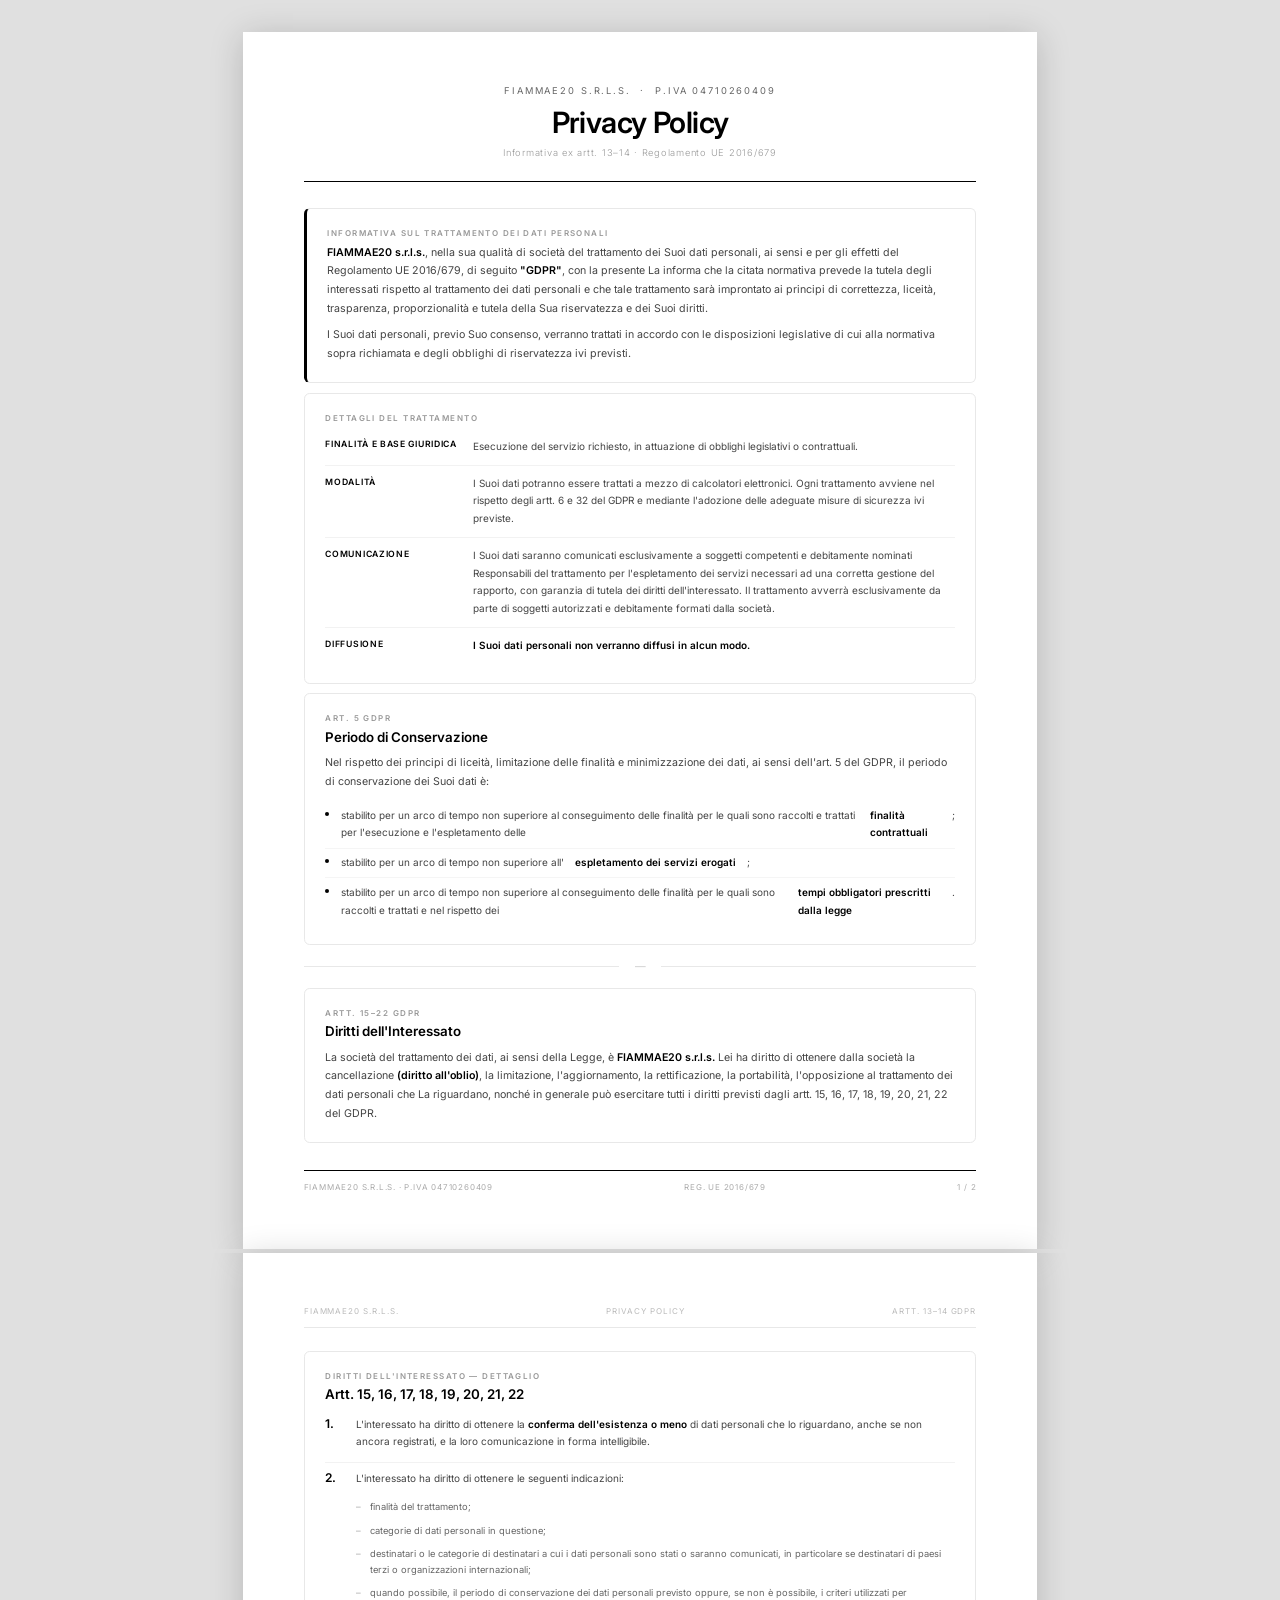
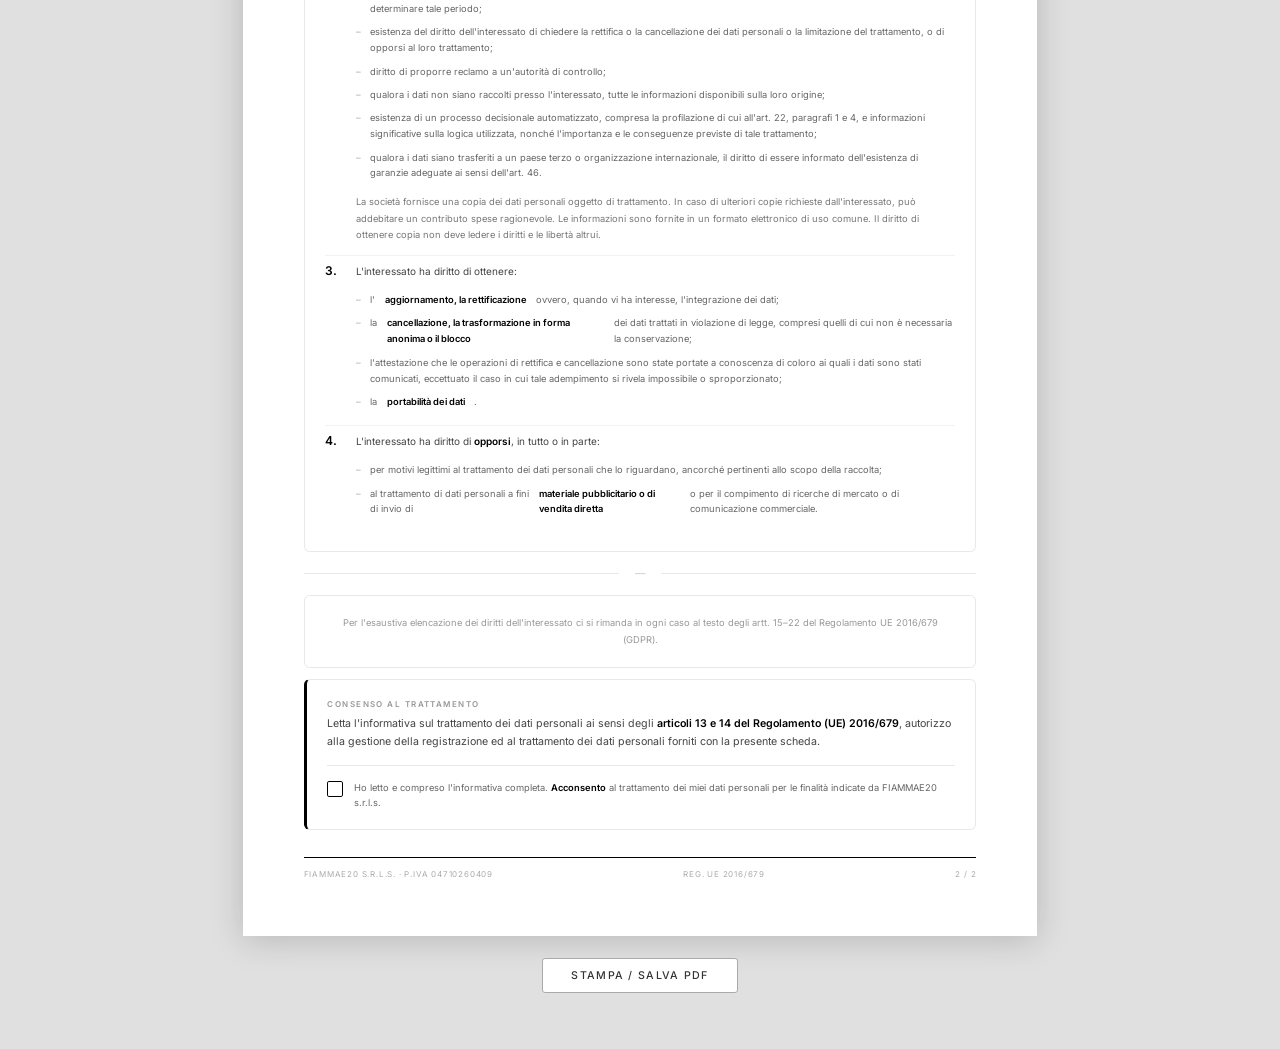
<file: privacy.html>
<!DOCTYPE html>
<html lang="it">
<head>
  <meta charset="UTF-8"/>
  <meta name="viewport" content="width=device-width, initial-scale=1.0"/>
  <title>Privacy Policy — FIAMMAE20 s.r.l.s.</title>
  <link href="https://fonts.googleapis.com/css2?family=Inter:wght@300;400;500;600&display=swap" rel="stylesheet"/>
  <link rel="icon" href="logo.jpg" type="image/x-icon">
  <style>
    *, *::before, *::after { margin:0; padding:0; box-sizing:border-box; }

    body {
      background: #e0e0e0;
      font-family: 'Inter', sans-serif;
      font-weight: 400;
      display: flex;
      flex-direction: column;
      align-items: center;
      padding: 32px 16px 56px;
      min-height: 100vh;
    }

    .page {
      width: 210mm;
      background: #fff;
      box-shadow: 0 4px 32px rgba(0,0,0,0.18);
      margin-bottom: 0;
    }

    .page-inner {
      padding: 14mm 16mm 15mm;
    }

    /* HEADER */
    header {
      text-align: center;
      padding-bottom: 6mm;
      border-bottom: 1.5px solid #000;
      margin-bottom: 7mm;
    }
    .company {
      font-size: 7pt; letter-spacing: 0.2em;
      text-transform: uppercase; color: #666;
      margin-bottom: 3mm;
    }
    header h1 {
      font-size: 22pt; font-weight: 600;
      color: #000; letter-spacing: -0.02em; line-height: 1.1;
    }
    .header-sub {
      margin-top: 2mm;
      font-size: 7pt; color: #999; font-weight: 300;
      letter-spacing: 0.08em;
    }

    /* SECTION TAG */
    .sec-tag {
      font-size: 6pt; font-weight: 600;
      letter-spacing: 0.18em; text-transform: uppercase;
      color: #999; margin-bottom: 1.5mm;
    }
    .sec-title {
      font-size: 10pt; font-weight: 600;
      color: #000; margin-bottom: 2.5mm;
    }

    /* CARD */
    .card {
      border: 1px solid #e8e8e8;
      border-radius: 1.5mm;
      padding: 5mm 5.5mm;
      margin-bottom: 2.5mm;
    }
    .card.accent {
      border-left: 3px solid #000;
    }

    /* TEXT */
    .body-text {
      font-size: 8pt; color: #444;
      line-height: 1.75; font-weight: 400;
    }
    .body-text + .body-text { margin-top: 2mm; }
    .body-text strong { color: #000; font-weight: 600; }

    /* KEY-VALUE */
    .kv-row {
      display: flex; gap: 3mm;
      padding: 2.5mm 0;
      border-bottom: 1px solid #f2f2f2;
    }
    .kv-row:last-child { border-bottom: none; }
    .kv-key {
      font-size: 6.5pt; font-weight: 600;
      text-transform: uppercase; letter-spacing: 0.08em;
      color: #000; min-width: 36mm;
      flex-shrink: 0; padding-top: 0.5mm;
    }
    .kv-val {
      font-size: 7.5pt; color: #444; line-height: 1.75;
    }
    .kv-val strong { color: #000; font-weight: 600; }

    /* BULLET LIST */
    .bul-list { list-style: none; margin-top: 2.5mm; }
    .bul-list li {
      display: flex; align-items: flex-start; gap: 3mm;
      padding: 1.5mm 0; border-bottom: 1px solid #f5f5f5;
      font-size: 7.5pt; color: #444; line-height: 1.75;
    }
    .bul-list li:last-child { border-bottom: none; }
    .bul-list li::before {
      content: ''; display: block;
      width: 4px; height: 4px; border-radius: 50%;
      background: #000; margin-top: 5px; flex-shrink: 0;
    }
    .bul-list li strong { color: #000; font-weight: 600; }

    /* NUMBERED SECTION */
    .num-section { margin-bottom: 3mm; }
    .num-section-head {
      display: flex; align-items: flex-start; gap: 3mm; margin-bottom: 1.5mm;
    }
    .num-badge {
      font-size: 9pt; font-weight: 600; color: #000;
      min-width: 5mm; flex-shrink: 0; line-height: 1.4;
    }
    .num-text { font-size: 7.5pt; color: #444; line-height: 1.75; }
    .num-text strong { color: #000; font-weight: 600; }

    .sub-bul { list-style: none; margin: 2mm 0 1mm 8mm; }
    .sub-bul li {
      display: flex; align-items: flex-start; gap: 2.5mm;
      padding: 1mm 0; font-size: 7pt; color: #666; line-height: 1.7;
    }
    .sub-bul li::before {
      content: '–'; color: #aaa; flex-shrink: 0; font-size: 7pt;
    }
    .sub-bul li strong { color: #000; font-weight: 600; }

    /* DIVIDER */
    .divider {
      display: flex; align-items: center; gap: 4mm; margin: 4mm 0;
    }
    .divider::before, .divider::after {
      content: ''; flex: 1; height: 1px; background: #e8e8e8;
    }
    .divider span { font-size: 8pt; color: #ccc; }

    /* CONSENT */
    .consent-divider { height: 1px; background: #e8e8e8; margin: 3.5mm 0; }
    .consent-row {
      display: flex; align-items: flex-start; gap: 3mm;
      cursor: pointer; user-select: none;
    }
    .cb {
      width: 4mm; height: 4mm; min-width: 4mm;
      border: 1.5px solid #000; border-radius: 0.5mm;
      margin-top: 0.5mm; position: relative; flex-shrink: 0;
      transition: background 0.15s;
    }
    .cb.on { background: #000; }
    .cb.on::after {
      content: '';
      position: absolute; left: 1mm; top: 0.2mm;
      width: 1.5mm; height: 2.5mm;
      border: 1.5px solid #fff; border-top: none; border-left: none;
      transform: rotate(40deg);
    }
    .consent-row span { font-size: 7pt; color: #666; line-height: 1.65; }
    .consent-row span b { color: #000; font-weight: 600; }

    /* PAGE FOOTER */
    .page-footer {
      border-top: 1px solid #000;
      margin-top: 7mm; padding-top: 3mm;
      display: flex; justify-content: space-between; align-items: center;
    }
    .page-footer span {
      font-size: 6pt; letter-spacing: 0.1em;
      text-transform: uppercase; color: #aaa;
    }

    /* PAGE 2 HEADER */
    .page2-header {
      display: flex; justify-content: space-between; align-items: center;
      margin-bottom: 6mm; padding-bottom: 3mm;
      border-bottom: 1px solid #e8e8e8;
    }
    .page2-header span {
      font-size: 6pt; letter-spacing: 0.12em;
      text-transform: uppercase; color: #bbb;
    }

    /* PAGE BREAK */
    .page-break { width: 100%; height: 4px; background: #e0e0e0; }

    /* PRINT BTN */
    .print-btn {
      margin-top: 22px;
      font-family: 'Inter', sans-serif;
      font-size: 8pt; font-weight: 500;
      letter-spacing: 0.12em; text-transform: uppercase;
      color: #333; border: 1px solid #aaa;
      background: #fff; padding: 10px 28px;
      border-radius: 3px; cursor: pointer;
      transition: background 0.2s, color 0.2s;
    }
    .print-btn:hover { background: #000; color: #fff; border-color: #000; }

    @media print {
      body { background: #fff; padding: 0; }
      .page { box-shadow: none; }
      .page-break { background: #fff; height: 0; page-break-after: always; }
      .print-btn { display: none; }
    }

    @media screen and (max-width: 230mm) {
      .page { width: 100%; }
      .kv-key { min-width: 24mm; }
    }
  </style>
</head>
<body>

<!-- PAGE 1 -->
<div class="page">
  <div class="page-inner">

    <header>
      <div class="company">FIAMMAE20 s.r.l.s. &nbsp;·&nbsp; P.IVA 04710260409</div>
      <h1>Privacy Policy</h1>
      <div class="header-sub">Informativa ex artt. 13–14 · Regolamento UE 2016/679</div>
    </header>

    <div class="card accent">
      <div class="sec-tag">Informativa sul Trattamento dei Dati Personali</div>
      <p class="body-text">
        <strong>FIAMMAE20 s.r.l.s.</strong>, nella sua qualità di società del trattamento dei Suoi dati personali,
        ai sensi e per gli effetti del Regolamento UE 2016/679, di seguito <strong>"GDPR"</strong>, con la presente
        La informa che la citata normativa prevede la tutela degli interessati rispetto al trattamento dei dati
        personali e che tale trattamento sarà improntato ai principi di correttezza, liceità, trasparenza,
        proporzionalità e tutela della Sua riservatezza e dei Suoi diritti.
      </p>
      <p class="body-text" style="margin-top:2mm;">
        I Suoi dati personali, previo Suo consenso, verranno trattati in accordo con le disposizioni legislative
        di cui alla normativa sopra richiamata e degli obblighi di riservatezza ivi previsti.
      </p>
    </div>

    <div class="card">
      <div class="sec-tag">Dettagli del Trattamento</div>
      <div class="kv-row">
        <span class="kv-key">Finalità e base giuridica</span>
        <span class="kv-val">Esecuzione del servizio richiesto, in attuazione di obblighi legislativi o contrattuali.</span>
      </div>
      <div class="kv-row">
        <span class="kv-key">Modalità</span>
        <span class="kv-val">I Suoi dati potranno essere trattati a mezzo di calcolatori elettronici. Ogni trattamento avviene nel rispetto degli artt. 6 e 32 del GDPR e mediante l'adozione delle adeguate misure di sicurezza ivi previste.</span>
      </div>
      <div class="kv-row">
        <span class="kv-key">Comunicazione</span>
        <span class="kv-val">I Suoi dati saranno comunicati esclusivamente a soggetti competenti e debitamente nominati Responsabili del trattamento per l'espletamento dei servizi necessari ad una corretta gestione del rapporto, con garanzia di tutela dei diritti dell'interessato. Il trattamento avverrà esclusivamente da parte di soggetti autorizzati e debitamente formati dalla società.</span>
      </div>
      <div class="kv-row">
        <span class="kv-key">Diffusione</span>
        <span class="kv-val"><strong>I Suoi dati personali non verranno diffusi in alcun modo.</strong></span>
      </div>
    </div>

    <div class="card">
      <div class="sec-tag">Art. 5 GDPR</div>
      <div class="sec-title">Periodo di Conservazione</div>
      <p class="body-text">Nel rispetto dei principi di liceità, limitazione delle finalità e minimizzazione dei dati, ai sensi dell'art. 5 del GDPR, il periodo di conservazione dei Suoi dati è:</p>
      <ul class="bul-list">
        <li>stabilito per un arco di tempo non superiore al conseguimento delle finalità per le quali sono raccolti e trattati per l'esecuzione e l'espletamento delle <strong>finalità contrattuali</strong>;</li>
        <li>stabilito per un arco di tempo non superiore all'<strong>espletamento dei servizi erogati</strong>;</li>
        <li>stabilito per un arco di tempo non superiore al conseguimento delle finalità per le quali sono raccolti e trattati e nel rispetto dei <strong>tempi obbligatori prescritti dalla legge</strong>.</li>
      </ul>
    </div>

    <div class="divider"><span>—</span></div>

    <div class="card">
      <div class="sec-tag">Artt. 15–22 GDPR</div>
      <div class="sec-title">Diritti dell'Interessato</div>
      <p class="body-text">
        La società del trattamento dei dati, ai sensi della Legge, è <strong>FIAMMAE20 s.r.l.s.</strong>
        Lei ha diritto di ottenere dalla società la cancellazione <strong>(diritto all'oblio)</strong>, la limitazione,
        l'aggiornamento, la rettificazione, la portabilità, l'opposizione al trattamento dei dati personali che
        La riguardano, nonché in generale può esercitare tutti i diritti previsti dagli artt. 15, 16, 17, 18,
        19, 20, 21, 22 del GDPR.
      </p>
    </div>

    <div class="page-footer">
      <span>FIAMMAE20 s.r.l.s. · P.IVA 04710260409</span>
      <span>Reg. UE 2016/679</span>
      <span>1 / 2</span>
    </div>

  </div>
</div>

<div class="page-break"></div>

<!-- PAGE 2 -->
<div class="page">
  <div class="page-inner">

    <div class="page2-header">
      <span>FIAMMAE20 s.r.l.s.</span>
      <span>Privacy Policy</span>
      <span>Artt. 13–14 GDPR</span>
    </div>

    <div class="card">
      <div class="sec-tag">Diritti dell'Interessato — Dettaglio</div>
      <div class="sec-title" style="margin-bottom:3.5mm;">Artt. 15, 16, 17, 18, 19, 20, 21, 22</div>

      <div class="num-section">
        <div class="num-section-head">
          <span class="num-badge">1.</span>
          <span class="num-text">L'interessato ha diritto di ottenere la <strong>conferma dell'esistenza o meno</strong> di dati personali che lo riguardano, anche se non ancora registrati, e la loro comunicazione in forma intelligibile.</span>
        </div>
      </div>

      <div style="height:1px;background:#f2f2f2;margin:2mm 0;"></div>

      <div class="num-section">
        <div class="num-section-head">
          <span class="num-badge">2.</span>
          <span class="num-text">L'interessato ha diritto di ottenere le seguenti indicazioni:</span>
        </div>
        <ul class="sub-bul">
          <li>finalità del trattamento;</li>
          <li>categorie di dati personali in questione;</li>
          <li>destinatari o le categorie di destinatari a cui i dati personali sono stati o saranno comunicati, in particolare se destinatari di paesi terzi o organizzazioni internazionali;</li>
          <li>quando possibile, il periodo di conservazione dei dati personali previsto oppure, se non è possibile, i criteri utilizzati per determinare tale periodo;</li>
          <li>esistenza del diritto dell'interessato di chiedere la rettifica o la cancellazione dei dati personali o la limitazione del trattamento, o di opporsi al loro trattamento;</li>
          <li>diritto di proporre reclamo a un'autorità di controllo;</li>
          <li>qualora i dati non siano raccolti presso l'interessato, tutte le informazioni disponibili sulla loro origine;</li>
          <li>esistenza di un processo decisionale automatizzato, compresa la profilazione di cui all'art. 22, paragrafi 1 e 4, e informazioni significative sulla logica utilizzata, nonché l'importanza e le conseguenze previste di tale trattamento;</li>
          <li>qualora i dati siano trasferiti a un paese terzo o organizzazione internazionale, il diritto di essere informato dell'esistenza di garanzie adeguate ai sensi dell'art. 46.</li>
        </ul>
        <p class="body-text" style="margin:2.5mm 0 0 8mm;font-size:7pt;color:#777;">
          La società fornisce una copia dei dati personali oggetto di trattamento. In caso di ulteriori copie richieste
          dall'interessato, può addebitare un contributo spese ragionevole. Le informazioni sono fornite in un formato
          elettronico di uso comune. Il diritto di ottenere copia non deve ledere i diritti e le libertà altrui.
        </p>
      </div>

      <div style="height:1px;background:#f2f2f2;margin:2mm 0;"></div>

      <div class="num-section">
        <div class="num-section-head">
          <span class="num-badge">3.</span>
          <span class="num-text">L'interessato ha diritto di ottenere:</span>
        </div>
        <ul class="sub-bul">
          <li>l'<strong>aggiornamento, la rettificazione</strong> ovvero, quando vi ha interesse, l'integrazione dei dati;</li>
          <li>la <strong>cancellazione, la trasformazione in forma anonima o il blocco</strong> dei dati trattati in violazione di legge, compresi quelli di cui non è necessaria la conservazione;</li>
          <li>l'attestazione che le operazioni di rettifica e cancellazione sono state portate a conoscenza di coloro ai quali i dati sono stati comunicati, eccettuato il caso in cui tale adempimento si rivela impossibile o sproporzionato;</li>
          <li>la <strong>portabilità dei dati</strong>.</li>
        </ul>
      </div>

      <div style="height:1px;background:#f2f2f2;margin:2mm 0;"></div>

      <div class="num-section">
        <div class="num-section-head">
          <span class="num-badge">4.</span>
          <span class="num-text">L'interessato ha diritto di <strong>opporsi</strong>, in tutto o in parte:</span>
        </div>
        <ul class="sub-bul">
          <li>per motivi legittimi al trattamento dei dati personali che lo riguardano, ancorché pertinenti allo scopo della raccolta;</li>
          <li>al trattamento di dati personali a fini di invio di <strong>materiale pubblicitario o di vendita diretta</strong> o per il compimento di ricerche di mercato o di comunicazione commerciale.</li>
        </ul>
      </div>
    </div>

    <div class="divider"><span>—</span></div>

    <div class="card">
      <p class="body-text" style="text-align:center;font-size:7pt;color:#999;">
        Per l'esaustiva elencazione dei diritti dell'interessato ci si rimanda in ogni caso al testo degli artt. 15–22 del Regolamento UE 2016/679 (GDPR).
      </p>
    </div>

    <div class="card accent" style="margin-top:3mm;">
      <div class="sec-tag">Consenso al Trattamento</div>
      <p class="body-text">
        Letta l'informativa sul trattamento dei dati personali ai sensi degli <strong>articoli 13 e 14 del
        Regolamento (UE) 2016/679</strong>, autorizzo alla gestione della registrazione ed al trattamento
        dei dati personali forniti con la presente scheda.
      </p>
      <div class="consent-divider"></div>
      <label class="consent-row" id="consent-label">
        <div class="cb" id="cb"></div>
        <span id="cb-text">Ho letto e compreso l'informativa completa. <b>Acconsento</b> al trattamento dei miei dati personali per le finalità indicate da FIAMMAE20 s.r.l.s.</span>
      </label>
    </div>

    <div class="page-footer">
      <span>FIAMMAE20 s.r.l.s. · P.IVA 04710260409</span>
      <span>Reg. UE 2016/679</span>
      <span>2 / 2</span>
    </div>

  </div>
</div>

<button class="print-btn" onclick="window.print()">Stampa / Salva PDF</button>

<script>
  const cb = document.getElementById('cb');
  const cbText = document.getElementById('cb-text');
  document.getElementById('consent-label').addEventListener('click', () => {
    cb.classList.toggle('on');
    cbText.innerHTML = cb.classList.contains('on')
      ? 'Consenso <b>acquisito</b>. Grazie per aver preso visione dell\'informativa.'
      : 'Ho letto e compreso l\'informativa completa. <b>Acconsento</b> al trattamento dei miei dati personali per le finalità indicate da FIAMMAE20 s.r.l.s.';
  });
</script>

</body>
</html>
</file>
